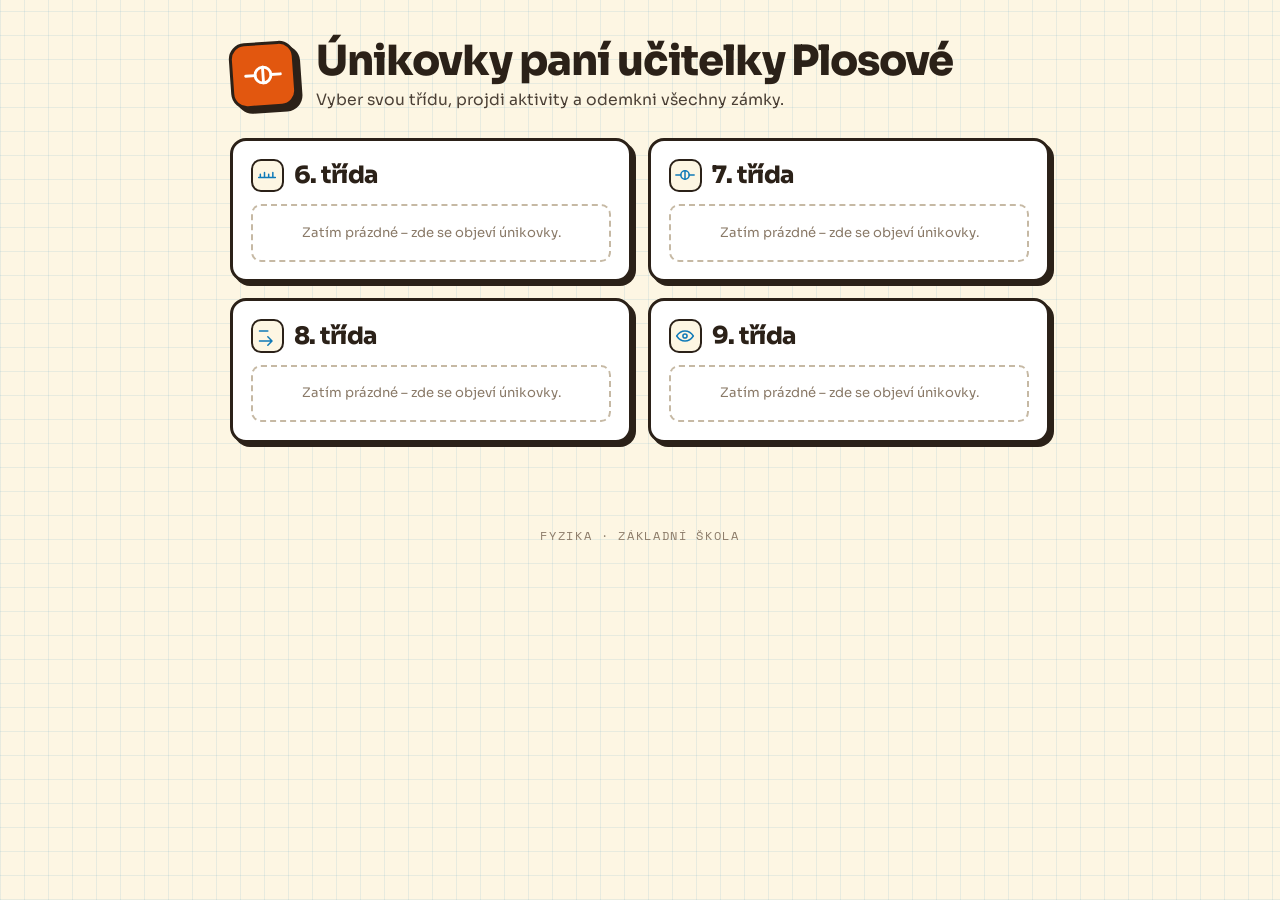
<file: index.html>
<!DOCTYPE html>
<html lang="cs">
  <head>
    <meta charset="utf-8" />
    <meta name="viewport" content="width=device-width, initial-scale=1" />
    <title>Únikovky paní učitelky Plosové</title>
    <meta name="description" content="Únikovky podle tříd – odemkni zámky správným kódem." />
    <link rel="preconnect" href="https://fonts.gstatic.com" crossorigin />
    <link
      href="https://fonts.googleapis.com/css2?family=Sora:wght@400;600;700;800&family=Space+Mono:wght@400;700&display=swap"
      rel="stylesheet"
    />
    <link rel="stylesheet" href="css/styles.css" />
    <link
      rel="icon"
      href="data:image/svg+xml,<svg xmlns='http://www.w3.org/2000/svg' viewBox='0 0 24 24' fill='none' stroke='%23e2570f' stroke-width='2'><circle cx='12' cy='12' r='5'/><path d='M1 12h6M17 12h6M12 7v10'/></svg>"
    />
  </head>
  <body>
    <header class="hlavicka">
      <span class="hlavicka-znak"><svg width="38" height="38" viewBox="0 0 24 24" fill="none" stroke="currentColor" stroke-width="1.8" stroke-linecap="round" stroke-linejoin="round" aria-hidden="true"><circle cx="12" cy="12" r="5"/><path d="M1 12h6M17 12h6M12 7v10"/></svg></span>
      <div>
        <h1 id="nadpis">Únikovky paní učitelky Plosové</h1>
        <p id="podnadpis" class="podnadpis">
          Vyber svou třídu, projdi aktivity a odemkni všechny zámky.
        </p>
      </div>
    </header>

    <main>
      <div id="tridy" class="obal-trid"></div>
    </main>

    <footer class="paticka">
      <p>Fyzika · základní škola</p>
    </footer>

    <script src="js/common.js"></script>
    <script src="js/symboly.js"></script>
    <script src="js/data.js"></script>
    <script src="js/index.js"></script>
  </body>
</html>
</file>
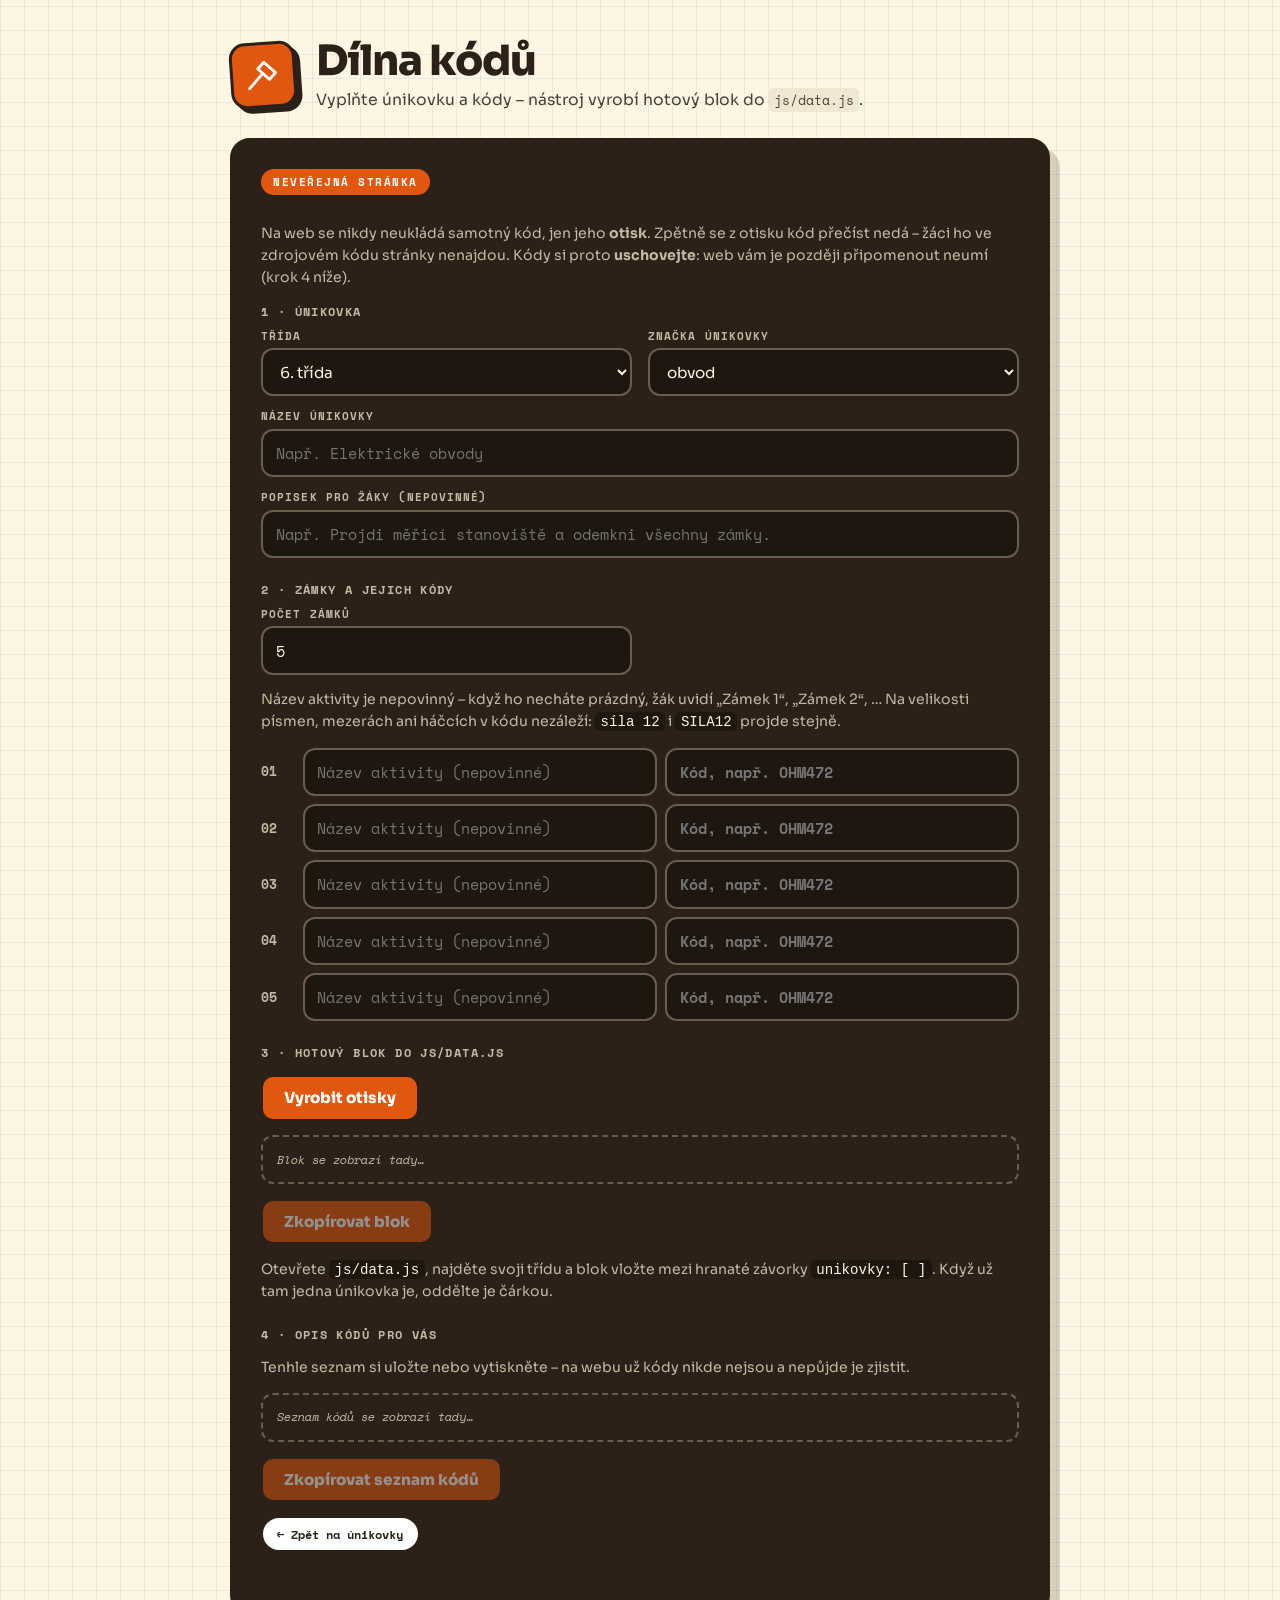
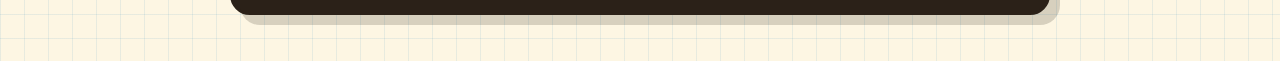
<file: admin.html>
<!DOCTYPE html>
<html lang="cs">
  <head>
    <meta charset="utf-8" />
    <meta name="viewport" content="width=device-width, initial-scale=1" />
    <title>Dílna kódů – únikovky</title>
    <meta name="description" content="Nástroj pro vytvoření otisků kódů celé únikovky." />
    <link rel="preconnect" href="https://fonts.gstatic.com" crossorigin />
    <link
      href="https://fonts.googleapis.com/css2?family=Sora:wght@400;600;700;800&family=Space+Mono:wght@400;700&display=swap"
      rel="stylesheet"
    />
    <link rel="stylesheet" href="css/styles.css" />
    <link
      rel="icon"
      href="data:image/svg+xml,<svg xmlns='http://www.w3.org/2000/svg' viewBox='0 0 24 24' fill='none' stroke='%23e2570f' stroke-width='2'><circle cx='12' cy='12' r='5'/><path d='M1 12h6M17 12h6M12 7v10'/></svg>"
    />
    <meta name="robots" content="noindex" />
  </head>
  <body>
    <header class="hlavicka">
      <span class="hlavicka-znak"><svg width="38" height="38" viewBox="0 0 24 24" fill="none" stroke="currentColor" stroke-width="1.8" stroke-linecap="round" stroke-linejoin="round" aria-hidden="true"><path d="M3 20 12 11M9 8l4-4 7 7-4 4z"/></svg></span>
      <div>
        <h1>Dílna kódů</h1>
        <p class="podnadpis">Vyplňte únikovku a kódy – nástroj vyrobí hotový blok do <code>js/data.js</code>.</p>
      </div>
    </header>

    <main>
      <div class="panel">
        <span class="stitek-neverejne">NEVEŘEJNÁ STRÁNKA</span>
        <p class="navod">
          Na web se nikdy neukládá samotný kód, jen jeho <strong>otisk</strong>.
          Zpětně se z otisku kód přečíst nedá – žáci ho ve zdrojovém kódu
          stránky nenajdou. Kódy si proto <strong>uschovejte</strong>: web vám
          je později připomenout neumí (krok 4 níže).
        </p>

        <h2>1 · Únikovka</h2>
        <div class="mrizka">
          <label class="pole">
            <span>Třída</span>
            <select id="trida" class="vstup-kod">
              <option>6. třída</option>
              <option>7. třída</option>
              <option>8. třída</option>
              <option>9. třída</option>
            </select>
          </label>
          <label class="pole">
            <span>Značka únikovky</span>
            <select id="symbol" class="vstup-kod"></select>
          </label>
          <label class="pole pole-siroke">
            <span>Název únikovky</span>
            <input id="nazev" class="vstup-kod" type="text" placeholder="Např. Elektrické obvody" autocomplete="off" />
          </label>
          <label class="pole pole-siroke">
            <span>Popisek pro žáky (nepovinné)</span>
            <input id="popis" class="vstup-kod" type="text" placeholder="Např. Projdi měřicí stanoviště a odemkni všechny zámky." autocomplete="off" />
          </label>
        </div>

        <h2>2 · Zámky a jejich kódy</h2>
        <div class="mrizka">
          <label class="pole">
            <span>Počet zámků</span>
            <input id="pocet" class="vstup-kod" type="number" min="1" max="20" value="5" />
          </label>
        </div>
        <p class="navod">
          Název aktivity je nepovinný – když ho necháte prázdný, žák uvidí
          „Zámek 1“, „Zámek 2“, … Na velikosti písmen, mezerách ani háčcích
          v kódu nezáleží: <code>síla 12</code> i <code>SILA12</code> projde stejně.
        </p>
        <div id="zamky-obal" class="zamky-vstupy"></div>

        <h2>3 · Hotový blok do js/data.js</h2>
        <div class="radek">
          <button id="vyrobit" class="tlacitko" type="button">Vyrobit otisky</button>
          <span id="kam" class="kam"></span>
        </div>
        <pre id="vystup" class="vysledek prazdny">Blok se zobrazí tady…</pre>
        <div class="radek">
          <button id="kopirovat" class="tlacitko" type="button" disabled>Zkopírovat blok</button>
          <span id="kopirovano" class="kopirovano" hidden>Zkopírováno</span>
        </div>
        <div class="navod">
          Otevřete <code>js/data.js</code>, najděte svoji třídu a blok vložte
          mezi hranaté závorky <code>unikovky: [ ]</code>. Když už tam jedna
          únikovka je, oddělte je čárkou.
        </div>

        <h2>4 · Opis kódů pro vás</h2>
        <p class="navod">
          Tenhle seznam si uložte nebo vytiskněte – na webu už kódy nikde
          nejsou a nepůjde je zjistit.
        </p>
        <pre id="opis" class="vysledek prazdny">Seznam kódů se zobrazí tady…</pre>
        <div class="radek">
          <button id="kopirovat-opis" class="tlacitko" type="button" disabled>Zkopírovat seznam kódů</button>
          <span id="kopirovano-opis" class="kopirovano" hidden>Zkopírováno</span>
        </div>

        <div class="radek">
          <a class="tlacitko-zpet" href="index.html">← Zpět na únikovky</a>
        </div>
      </div>
    </main>

    <script src="js/symboly.js"></script>
    <script src="js/hash.js"></script>
    <script>
      (function () {
        "use strict";

        const tridaEl = document.getElementById("trida");
        const symbolEl = document.getElementById("symbol");
        const nazevEl = document.getElementById("nazev");
        const popisEl = document.getElementById("popis");
        const pocetEl = document.getElementById("pocet");
        const obalEl = document.getElementById("zamky-obal");
        const vyrobitEl = document.getElementById("vyrobit");
        const vystupEl = document.getElementById("vystup");
        const opisEl = document.getElementById("opis");
        const kamEl = document.getElementById("kam");

        // Nabídka značek se bere přímo z js/symboly.js
        Object.keys(SYMBOLY).forEach(function (jmeno) {
          const o = document.createElement("option");
          o.value = jmeno;
          o.textContent = jmeno;
          symbolEl.appendChild(o);
        });
        symbolEl.value = "obvod";

        // --- Řádky zámků -----------------------------------------------------
        function vykresliZamky() {
          const pocet = Math.max(1, Math.min(20, parseInt(pocetEl.value, 10) || 1));
          const stare = radkyHodnot();

          obalEl.innerHTML = "";
          for (let i = 0; i < pocet; i++) {
            const radek = document.createElement("div");
            radek.className = "zamek-vstup";

            const cislo = document.createElement("span");
            cislo.className = "zamek-cislo";
            cislo.textContent = String(i + 1).padStart(2, "0");

            const nazev = document.createElement("input");
            nazev.className = "vstup-kod vstup-nazev";
            nazev.type = "text";
            nazev.placeholder = "Název aktivity (nepovinné)";
            nazev.autocomplete = "off";
            nazev.value = (stare[i] && stare[i].nazev) || "";

            const kod = document.createElement("input");
            kod.className = "vstup-kod vstup-tajny";
            kod.type = "text";
            kod.placeholder = "Kód, např. OHM472";
            kod.autocomplete = "off";
            kod.value = (stare[i] && stare[i].kod) || "";

            const posudek = document.createElement("span");
            posudek.className = "posudek";

            kod.addEventListener("input", function () {
              posudek.textContent = posudekKodu(kod.value);
            });
            posudek.textContent = posudekKodu(kod.value);

            radek.appendChild(cislo);
            radek.appendChild(nazev);
            radek.appendChild(kod);
            radek.appendChild(posudek);
            obalEl.appendChild(radek);
          }
        }

        function radkyHodnot() {
          return Array.from(obalEl.querySelectorAll(".zamek-vstup")).map(function (r) {
            return {
              nazev: r.querySelector(".vstup-nazev").value.trim(),
              kod: r.querySelector(".vstup-tajny").value
            };
          });
        }

        // Upozorní na kód, který by šlo snadno uhodnout.
        function posudekKodu(kod) {
          const cisty = normalizujKod(kod);
          if (!cisty) return "";
          if (cisty.length < 4) return "krátký kód – raději delší";
          if (jeVidetNaStrance(cisty)) return "pozor: kód je vidět v názvu na stránce";
          if (!/[0-9]/.test(cisty)) return "tip: přidejte i číslici";
          return "";
        }

        // Kód schovaný v názvu únikovky nebo aktivity žák snadno uhodne –
        // ten název má přece přímo před očima.
        function jeVidetNaStrance(cistyKod) {
          const nazvy = [nazevEl.value, popisEl.value].concat(
            Array.from(obalEl.querySelectorAll(".vstup-nazev")).map(function (v) {
              return v.value;
            })
          );
          return nazvy.some(function (n) {
            const cisty = normalizujKod(n);
            return cisty.length > 0 && cisty.indexOf(cistyKod) !== -1;
          });
        }

        // --- Vytvoření bloku -------------------------------------------------
        function retezec(text) {
          return '"' + String(text).replace(/\\/g, "\\\\").replace(/"/g, '\\"') + '"';
        }

        vyrobitEl.addEventListener("click", async function () {
          const nazev = nazevEl.value.trim();
          const zamky = radkyHodnot();
          const vyplnene = zamky.filter(function (z) {
            return normalizujKod(z.kod).length > 0;
          });

          if (!nazev) {
            vystupEl.textContent = "Nejdřív vyplňte název únikovky (krok 1).";
            vystupEl.className = "vysledek chyba-vystup";
            return;
          }
          if (vyplnene.length !== zamky.length) {
            vystupEl.textContent =
              "U některého zámku chybí kód. Vyplňte kód u všech " + zamky.length + " zámků.";
            vystupEl.className = "vysledek chyba-vystup";
            return;
          }

          vyrobitEl.disabled = true;
          vyrobitEl.textContent = "Počítám…";

          const radky = [];
          for (let i = 0; i < zamky.length; i++) {
            const otisk = await vyrobOtisk(zamky[i].kod);
            const casti = [];
            if (zamky[i].nazev) casti.push("nazev: " + retezec(zamky[i].nazev));
            casti.push("otisk: " + retezec(otisk));
            radky.push("            { " + casti.join(", ") + " }");
          }

          // Odsazení je nastavené tak, aby blok v js/data.js pěkně zapadl.
          const vlastnosti = ["          nazev: " + retezec(nazev)];
          if (popisEl.value.trim()) vlastnosti.push("          popis: " + retezec(popisEl.value.trim()));
          vlastnosti.push("          symbol: " + retezec(symbolEl.value));
          vlastnosti.push("          zamky: [");

          vystupEl.textContent =
            "        {\n" +
            vlastnosti.join(",\n") + "\n" +
            radky.join(",\n") + "\n" +
            "          ]\n" +
            "        }";
          vystupEl.className = "vysledek";
          kamEl.textContent = "→ vložit do třídy: " + tridaEl.value;

          opisEl.textContent = [
            tridaEl.value + " – " + nazev,
            "".padEnd(40, "-")
          ]
            .concat(
              zamky.map(function (z, i) {
                const jmeno = z.nazev || "Zámek " + (i + 1);
                return String(i + 1).padStart(2, "0") + "  " + jmeno + "  →  " + z.kod.trim();
              })
            )
            .join("\n");
          opisEl.className = "vysledek";

          document.getElementById("kopirovat").disabled = false;
          document.getElementById("kopirovat-opis").disabled = false;
          vyrobitEl.disabled = false;
          vyrobitEl.textContent = "Vyrobit otisky";
        });

        // --- Kopírování ------------------------------------------------------
        function nastavKopirovani(tlacitkoId, zdrojEl, hlaskaId) {
          const tlacitko = document.getElementById(tlacitkoId);
          const hlaska = document.getElementById(hlaskaId);
          tlacitko.addEventListener("click", async function () {
            try {
              await navigator.clipboard.writeText(zdrojEl.textContent);
              hlaska.hidden = false;
              setTimeout(function () {
                hlaska.hidden = true;
              }, 2500);
            } catch (e) {
              const r = document.createRange();
              r.selectNodeContents(zdrojEl);
              const s = window.getSelection();
              s.removeAllRanges();
              s.addRange(r);
            }
          });
        }

        nastavKopirovani("kopirovat", vystupEl, "kopirovano");
        nastavKopirovani("kopirovat-opis", opisEl, "kopirovano-opis");

        pocetEl.addEventListener("input", vykresliZamky);
        vykresliZamky();
      })();
    </script>
  </body>
</html>
</file>
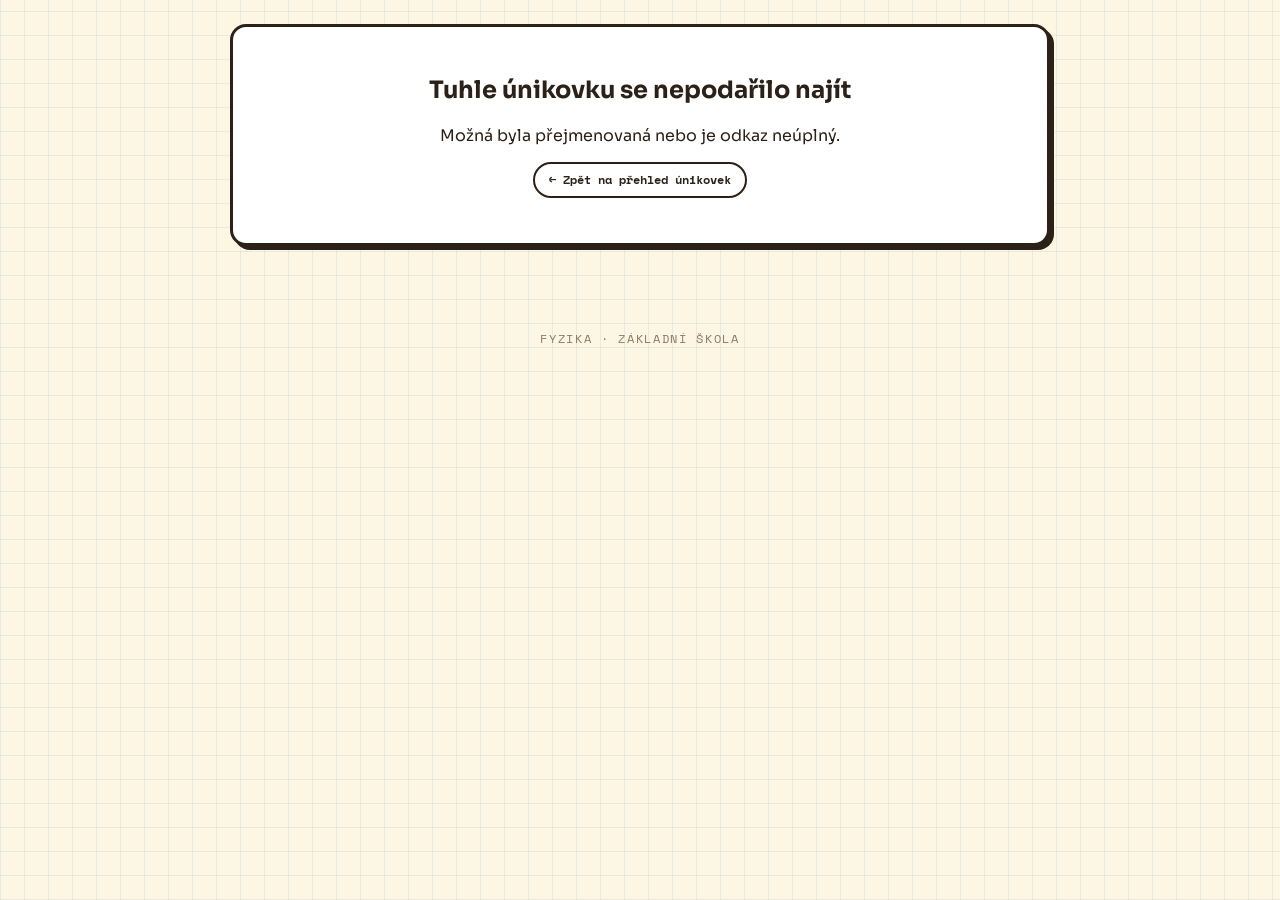
<file: unikovka.html>
<!DOCTYPE html>
<html lang="cs">
  <head>
    <meta charset="utf-8" />
    <meta name="viewport" content="width=device-width, initial-scale=1" />
    <title>Únikovka</title>
    <meta name="description" content="Zadej kódy a odemkni všechny zámky únikovky." />
    <link rel="preconnect" href="https://fonts.gstatic.com" crossorigin />
    <link
      href="https://fonts.googleapis.com/css2?family=Sora:wght@400;600;700;800&family=Space+Mono:wght@400;700&display=swap"
      rel="stylesheet"
    />
    <link rel="stylesheet" href="css/styles.css" />
    <link
      rel="icon"
      href="data:image/svg+xml,<svg xmlns='http://www.w3.org/2000/svg' viewBox='0 0 24 24' fill='none' stroke='%23e2570f' stroke-width='2'><circle cx='12' cy='12' r='5'/><path d='M1 12h6M17 12h6M12 7v10'/></svg>"
    />
  </head>
  <body>
    <main>
      <div id="detail" class="obal-detail"></div>
    </main>

    <footer class="paticka">
      <p>Fyzika · základní škola</p>
    </footer>

    <script src="js/common.js"></script>
    <script src="js/hash.js"></script>
    <script src="js/symboly.js"></script>
    <script src="js/data.js"></script>
    <script src="js/unikovka.js"></script>
  </body>
</html>
</file>
<file: css/styles.css>
/* ==========================================================================
   VZHLED WEBU – "dílenský štítek"
   Barvy, písma a tvary na jednom místě. Když chcete jinou barvu, stačí
   změnit hodnotu v bloku :root níže.
   ========================================================================== */

:root {
  --inkoust: #2b2118;
  --papir: #fdf6e3;
  --papir-tmavsi: #f0e7d2;
  --oranzova: #e2570f;
  --oranzova-svetla: #f08a4b;
  --modra: #0f7ab8;
  --zelena: #2f7d4f;
  --zelena-svetla: #e8f6ed;
  --cervena: #c8102e;
  --seda: #8a7a68;
  --seda-svetla: #c6b9a4;
  --radius: 16px;
  --ram: 3px;
  --stin: 4px 4px 0 var(--inkoust);
}

* { box-sizing: border-box; }

body {
  margin: 0;
  font-family: "Sora", system-ui, sans-serif;
  color: var(--inkoust);
  background-color: var(--papir);
  background-image:
    repeating-linear-gradient(0deg, rgba(15, 122, 184, 0.09) 0 1px, transparent 1px 24px),
    repeating-linear-gradient(90deg, rgba(15, 122, 184, 0.09) 0 1px, transparent 1px 24px);
  min-height: 100vh;
}

main { max-width: 860px; margin: 0 auto; padding: 0 1.25rem 3rem; }

a { color: var(--oranzova); }
a:hover { color: #a83c05; }

/* ---------- Hlavička ---------- */

.hlavicka {
  max-width: 860px;
  margin: 0 auto;
  padding: 2.5rem 1.25rem 1.75rem;
  display: flex;
  gap: 1.25rem;
  align-items: center;
}

.hlavicka-znak {
  flex: none;
  border: var(--ram) solid var(--inkoust);
  border-radius: var(--radius);
  background: var(--oranzova);
  color: #fff;
  padding: 0.7rem;
  display: flex;
  transform: rotate(-4deg);
  box-shadow: 5px 5px 0 var(--inkoust);
}

.hlavicka h1 {
  font-size: clamp(1.9rem, 5vw, 2.6rem);
  font-weight: 800;
  letter-spacing: -0.025em;
  line-height: 1.05;
  margin: 0 0 0.4rem;
}

.podnadpis { margin: 0; color: #4b4036; font-size: 0.98rem; }

/* ---------- Třídy ---------- */

.obal-trid { display: grid; grid-template-columns: repeat(2, 1fr); gap: 1rem; }

.trida {
  border: var(--ram) solid var(--inkoust);
  border-radius: var(--radius);
  background: #fff;
  padding: 1.1rem;
  box-shadow: var(--stin);
  display: flex;
  flex-direction: column;
  gap: 0.75rem;
}

.hlavicka-tridy { display: flex; align-items: center; gap: 0.6rem; }

.nazev-tridy {
  font-size: 1.5rem;
  font-weight: 800;
  letter-spacing: -0.02em;
  margin: 0;
}

.znak-tridy {
  border: 2.5px solid var(--inkoust);
  border-radius: 10px;
  background: var(--papir);
  padding: 0.3rem;
  display: flex;
  color: var(--modra);
}

.seznam-unikovek { display: flex; flex-direction: column; gap: 0.6rem; }

.prazdno {
  border: 2px dashed var(--seda-svetla);
  border-radius: 10px;
  padding: 1.1rem 0.75rem;
  text-align: center;
  font-size: 0.82rem;
  color: var(--seda);
  line-height: 1.4;
}

/* ---------- Odkaz na únikovku ---------- */

.unikovka-odkaz {
  display: flex;
  align-items: center;
  gap: 0.7rem;
  text-decoration: none;
  color: inherit;
  border: 2.5px solid var(--inkoust);
  border-radius: 12px;
  background: var(--papir);
  padding: 0.7rem 0.8rem;
  transition: transform 0.12s ease, box-shadow 0.12s ease;
}

.unikovka-odkaz:hover { transform: translate(-2px, -2px); box-shadow: 3px 3px 0 var(--inkoust); color: inherit; }
.unikovka-odkaz.dokonceno { border-color: var(--zelena); background: var(--zelena-svetla); }

.unikovka-ikona {
  flex: none;
  border: 2.5px solid var(--inkoust);
  border-radius: 10px;
  background: #fff;
  padding: 0.3rem;
  display: flex;
  color: var(--oranzova);
}

.unikovka-odkaz.dokonceno .unikovka-ikona { border-color: var(--zelena); color: var(--zelena); }

.unikovka-stred { flex: 1; display: flex; flex-direction: column; gap: 0.15rem; min-width: 0; }
.unikovka-nazev { font-weight: 700; font-size: 1rem; }
.unikovka-popis { font-size: 0.8rem; color: var(--seda); }

.odznak {
  flex: none;
  font-family: "Space Mono", ui-monospace, monospace;
  font-size: 0.72rem;
  font-weight: 700;
  letter-spacing: 0.06em;
  border: 2px solid var(--inkoust);
  border-radius: 999px;
  padding: 0.2rem 0.55rem;
  background: #fff;
}

.odznak.hotovo { background: var(--zelena); border-color: var(--zelena); color: #fff; }
.sipka { font-size: 1.3rem; color: var(--seda); }

/* ---------- Detail únikovky ---------- */

.obal-detail { padding-top: 1.5rem; }

.tlacitko-zpet {
  display: inline-block;
  font-family: "Space Mono", ui-monospace, monospace;
  font-size: 0.78rem;
  font-weight: 700;
  text-decoration: none;
  color: var(--inkoust);
  border: 2.5px solid var(--inkoust);
  border-radius: 999px;
  background: #fff;
  padding: 0.4rem 0.9rem;
  margin-bottom: 1.1rem;
}

.tlacitko-zpet:hover { background: var(--papir-tmavsi); color: var(--inkoust); }

.detail-hlavicka {
  border: var(--ram) solid var(--inkoust);
  border-radius: var(--radius);
  background: #fff;
  padding: 1.4rem;
  box-shadow: var(--stin);
  margin-bottom: 1.25rem;
}

.stitek-trida {
  display: inline-block;
  font-family: "Space Mono", ui-monospace, monospace;
  font-size: 0.7rem;
  font-weight: 700;
  letter-spacing: 0.12em;
  background: var(--inkoust);
  color: var(--papir);
  padding: 0.25rem 0.65rem;
  border-radius: 999px;
}

.detail-nazev {
  font-size: clamp(1.5rem, 4.5vw, 2rem);
  font-weight: 800;
  letter-spacing: -0.02em;
  margin: 0.6rem 0 0.4rem;
}

.detail-popis { margin: 0; color: #4b4036; font-size: 0.95rem; }

.postup {
  margin-top: 1.1rem;
  border: 2.5px solid var(--inkoust);
  border-radius: 12px;
  background: var(--papir);
  padding: 0.7rem 0.8rem;
}

.postup-text {
  display: block;
  font-family: "Space Mono", ui-monospace, monospace;
  font-size: 0.75rem;
  font-weight: 700;
  letter-spacing: 0.06em;
  text-transform: uppercase;
  margin-bottom: 0.45rem;
}

.postup-bar {
  height: 15px;
  border: 2.5px solid var(--inkoust);
  border-radius: 999px;
  background: var(--papir-tmavsi);
  overflow: hidden;
}

.postup-vypln {
  height: 100%;
  width: 0;
  background: repeating-linear-gradient(135deg, var(--oranzova) 0 8px, var(--oranzova-svetla) 8px 16px);
  transition: width 0.4s ease;
}

.postup.hotovo .postup-vypln {
  background: repeating-linear-gradient(135deg, var(--zelena) 0 8px, #57a877 8px 16px);
}

.vse-hotovo {
  display: none;
  margin: 0.9rem 0 0;
  font-weight: 700;
  color: var(--zelena);
}

.vse-hotovo.zobraz { display: block; }

/* ---------- Zámky ---------- */

.zamky { list-style: none; margin: 0; padding: 0; display: flex; flex-direction: column; gap: 0.75rem; }

.zamek-radek {
  position: relative;
  overflow: hidden;
  display: flex;
  gap: 0.8rem;
  align-items: flex-start;
  border: var(--ram) solid var(--inkoust);
  border-radius: var(--radius);
  background: #fff;
  padding: 1rem;
  box-shadow: var(--stin);
}

.zamek-cislo {
  font-family: "Space Mono", ui-monospace, monospace;
  font-size: 0.8rem;
  font-weight: 700;
  color: var(--seda);
  padding-top: 0.45rem;
}

.zamek-ikona {
  flex: none;
  border: 2.5px solid var(--inkoust);
  border-radius: 10px;
  background: var(--papir);
  padding: 0.35rem;
  display: flex;
  color: var(--modra);
}

.zamek-stred { flex: 1; min-width: 0; }
.zamek-nazev { margin: 0.3rem 0 0.7rem; font-weight: 700; font-size: 1.02rem; }

.zamek-radek.odemknuto {
  border-color: var(--zelena);
  background: var(--zelena-svetla);
  box-shadow: 4px 4px 0 rgba(47, 125, 79, 0.35);
}

.zamek-radek.odemknuto .zamek-ikona { border-color: var(--zelena); color: var(--zelena); background: #fff; }
.zamek-radek.odemknuto .zamek-nazev { color: #1f5c39; margin-bottom: 0.3rem; }
.zamek-radek.odemknuto .form-kod { display: none; }

/* ---------- Formulář ---------- */

.form-kod { display: flex; gap: 0.6rem; flex-wrap: wrap; }

.vstup-kod {
  flex: 1;
  min-width: 150px;
  font-family: "Space Mono", ui-monospace, monospace;
  font-size: 0.95rem;
  padding: 0.7rem 0.8rem;
  border: 2.5px solid var(--inkoust);
  border-radius: 12px;
  background: var(--papir);
  color: var(--inkoust);
  outline: none;
}

.vstup-kod:focus { border-color: var(--modra); }

.tlacitko {
  font-family: "Sora", system-ui, sans-serif;
  font-weight: 800;
  font-size: 0.95rem;
  padding: 0.7rem 1.3rem;
  border: 2.5px solid var(--inkoust);
  border-radius: 12px;
  background: var(--oranzova);
  color: #fff;
  cursor: pointer;
  box-shadow: 3px 3px 0 var(--inkoust);
  min-height: 44px;
}

.tlacitko:hover:not(:disabled) { transform: translate(-1px, -1px); box-shadow: 4px 4px 0 var(--inkoust); }
.tlacitko:disabled { opacity: 0.5; cursor: default; box-shadow: none; }

.stav { margin: 0.6rem 0 0; font-family: "Space Mono", ui-monospace, monospace; font-size: 0.8rem; font-weight: 700; }
.stav.uspech { color: var(--zelena); }
.stav.chyba { color: var(--cervena); }
.zamek-radek.chybny { border-color: var(--cervena); box-shadow: 4px 4px 0 rgba(200, 16, 46, 0.35); }
.zamek-radek.chybny .vstup-kod { border-color: var(--cervena); background: #fff; }

/* ---------- Nenalezeno / patička ---------- */

.nenalezeno {
  border: var(--ram) solid var(--inkoust);
  border-radius: var(--radius);
  background: #fff;
  padding: 1.75rem;
  box-shadow: var(--stin);
  text-align: center;
}

.paticka {
  text-align: center;
  padding: 1.5rem;
  font-family: "Space Mono", ui-monospace, monospace;
  font-size: 0.75rem;
  letter-spacing: 0.14em;
  text-transform: uppercase;
  color: var(--seda);
}

/* ---------- Animace ---------- */

.zatreseni { animation: zatreseni 0.35s; }

@keyframes zatreseni {
  0%, 100% { transform: translateX(0); }
  20% { transform: translateX(-6px); }
  40% { transform: translateX(6px); }
  60% { transform: translateX(-4px); }
  80% { transform: translateX(4px); }
}

.konfeta {
  position: absolute;
  top: -12px;
  width: 8px;
  height: 12px;
  border: 1.5px solid var(--inkoust);
  animation: pad 1.2s ease-in forwards;
}

@keyframes pad {
  to { transform: translateY(220px) rotate(540deg); opacity: 0; }
}

@media (prefers-reduced-motion: reduce) {
  .konfeta, .zatreseni, .postup-vypln { animation: none; transition: none; }
}

/* ---------- Mobil ---------- */

@media (max-width: 640px) {
  .obal-trid { grid-template-columns: 1fr; }
  .hlavicka { flex-direction: column; align-items: flex-start; padding-top: 1.75rem; }
  .zamek-radek { flex-wrap: wrap; }
  .form-kod .tlacitko { flex: 1; }
}

/* ---------- Generátor otisků (admin.html) ---------- */

.panel {
  border: var(--ram) solid var(--inkoust);
  border-radius: 20px;
  background: var(--inkoust);
  color: var(--papir);
  padding: 1.75rem;
  box-shadow: 10px 10px 0 rgba(43, 33, 24, 0.18);
}

.panel h2 {
  font-family: "Space Mono", ui-monospace, monospace;
  font-size: 0.72rem;
  font-weight: 700;
  letter-spacing: 0.12em;
  text-transform: uppercase;
  color: var(--seda-svetla);
  margin: 1.4rem 0 0.5rem;
}

.panel h2:first-of-type { margin-top: 0; }
.panel .vstup-kod { width: 100%; background: #1e1710; color: var(--papir); border-color: #6b5c4c; }

.stitek-neverejne {
  display: inline-block;
  font-family: "Space Mono", ui-monospace, monospace;
  font-size: 0.68rem;
  font-weight: 700;
  letter-spacing: 0.14em;
  background: var(--oranzova);
  color: #fff;
  padding: 0.3rem 0.75rem;
  border-radius: 999px;
  margin-bottom: 0.9rem;
}

.vysledek {
  font-family: "Space Mono", ui-monospace, monospace;
  font-size: 0.78rem;
  line-height: 1.6;
  word-break: break-all;
  padding: 0.8rem 0.9rem;
  border: 2.5px dashed #6b5c4c;
  border-radius: 12px;
  color: var(--oranzova-svetla);
  min-height: 1.2em;
}

.vysledek.prazdny { color: var(--seda-svetla); font-style: italic; }
.navod { font-size: 0.88rem; color: var(--seda-svetla); line-height: 1.55; }
.navod code { background: #1e1710; padding: 0.1rem 0.35rem; border-radius: 5px; color: var(--papir); }
.radek { display: flex; gap: 0.6rem; align-items: center; margin: 0.9rem 0; flex-wrap: wrap; }
.kopirovano { font-family: "Space Mono", ui-monospace, monospace; font-size: 0.78rem; font-weight: 700; color: #57a877; }

/* ---------- Dílna kódů: formulář únikovky ---------- */

.mrizka {
  display: grid;
  grid-template-columns: repeat(2, minmax(0, 1fr));
  gap: 0.75rem 1rem;
  margin-bottom: 0.4rem;
}

.pole { display: flex; flex-direction: column; gap: 0.3rem; min-width: 0; }
.pole-siroke { grid-column: 1 / -1; }

.pole > span {
  font-family: "Space Mono", ui-monospace, monospace;
  font-size: 0.68rem;
  font-weight: 700;
  letter-spacing: 0.1em;
  text-transform: uppercase;
  color: var(--seda-svetla);
}

.panel select.vstup-kod {
  width: 100%;
  background: #1e1710;
  color: var(--papir);
  border-color: #6b5c4c;
  font-family: "Sora", system-ui, sans-serif;
}

.zamky-vstupy { display: flex; flex-direction: column; gap: 0.5rem; margin-top: 0.7rem; }

.zamek-vstup {
  display: grid;
  grid-template-columns: 2.1rem minmax(0, 1fr) minmax(0, 1fr);
  align-items: center;
  gap: 0.5rem;
}

.zamek-vstup .zamek-cislo { color: var(--seda-svetla); padding-top: 0; }
.zamek-vstup .vstup-kod { width: 100%; }
.zamek-vstup .vstup-tajny { color: var(--oranzova-svetla); font-weight: 700; }

.posudek {
  grid-column: 2 / -1;
  font-family: "Space Mono", ui-monospace, monospace;
  font-size: 0.72rem;
  color: var(--oranzova-svetla);
  min-height: 0.9rem;
}

.posudek:empty { display: none; }

pre.vysledek {
  margin: 0;
  white-space: pre-wrap; /* dlouhé otisky se zalomí, nic se neschová */
  overflow-wrap: anywhere;
  word-break: normal;
  color: var(--papir);
}

pre.vysledek.prazdny { color: var(--seda-svetla); font-style: italic; }
pre.vysledek.chyba-vystup { color: #ff9f8a; border-color: var(--cervena); font-style: normal; }

.kam {
  font-family: "Space Mono", ui-monospace, monospace;
  font-size: 0.75rem;
  font-weight: 700;
  color: var(--seda-svetla);
}

.podnadpis code {
  font-family: "Space Mono", ui-monospace, monospace;
  font-size: 0.85em;
  background: var(--papir-tmavsi);
  padding: 0.1rem 0.3rem;
  border-radius: 5px;
}

/* Zámek, u kterého v datech chybí otisk kódu. */
.zamek-radek.bez-kodu { border-style: dashed; opacity: 0.75; }

@media (max-width: 640px) {
  .mrizka { grid-template-columns: minmax(0, 1fr); }
  .zamek-vstup { grid-template-columns: 2.1rem minmax(0, 1fr); }
  .zamek-vstup .vstup-tajny { grid-column: 2; }
}
</file>
